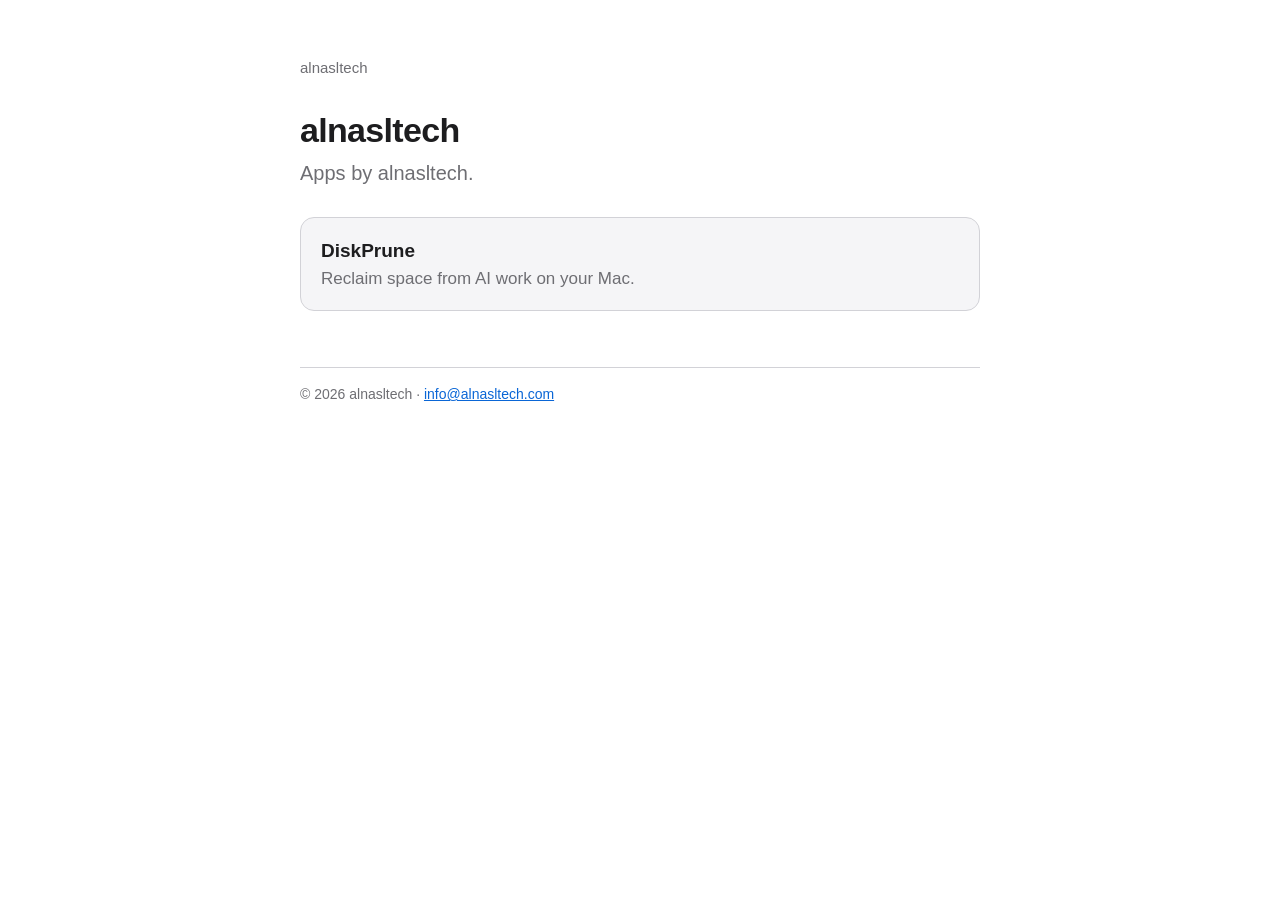
<file: index.html>
<!doctype html>
<html lang="en"><head><meta charset="utf-8"><meta name="viewport" content="width=device-width, initial-scale=1">
<title>alnasltech</title><link rel="stylesheet" href="assets/site.css"></head>
<body><main><nav>alnasltech</nav>
<h1>alnasltech</h1>
<p class="lead">Apps by alnasltech.</p>
<a class="card" href="diskprune/"><strong>DiskPrune</strong><span>Reclaim space from AI work on your Mac.</span></a>
<footer>© 2026 alnasltech · <a href="mailto:info@alnasltech.com">info@alnasltech.com</a></footer></main></body></html>
</file>
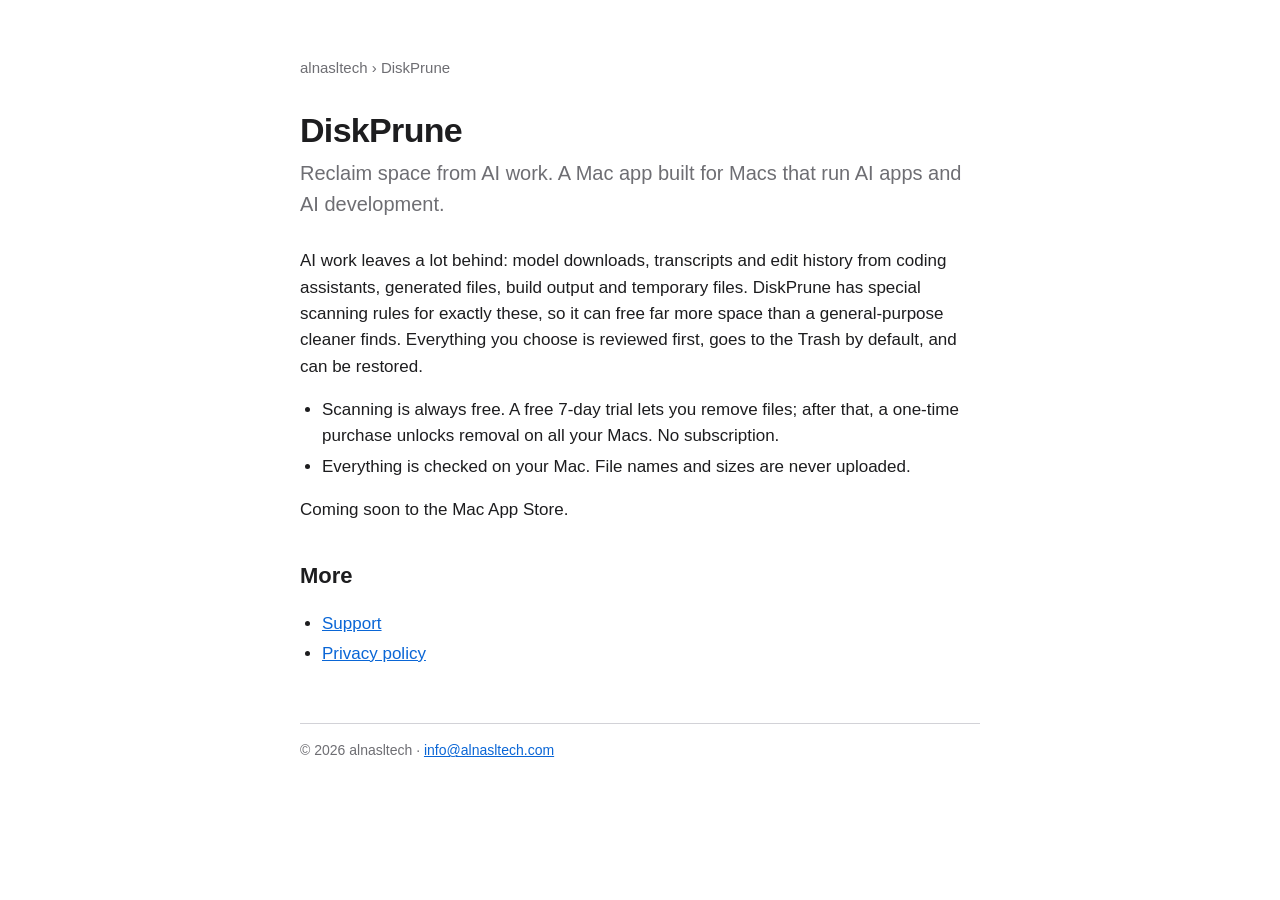
<file: diskprune/index.html>
<!doctype html>
<html lang="en"><head><meta charset="utf-8"><meta name="viewport" content="width=device-width, initial-scale=1">
<title>DiskPrune</title><link rel="stylesheet" href="../assets/site.css"></head>
<body><main><nav><a href="../">alnasltech</a> › DiskPrune</nav>
<h1>DiskPrune</h1>
<p class="lead">Reclaim space from AI work. A Mac app built for Macs that run AI apps and AI development.</p>
<p>AI work leaves a lot behind: model downloads, transcripts and edit history from coding assistants, generated files, build output and temporary files. DiskPrune has special scanning rules for exactly these, so it can free far more space than a general-purpose cleaner finds. Everything you choose is reviewed first, goes to the Trash by default, and can be restored.</p>
<ul>
<li>Scanning is always free. A free 7-day trial lets you remove files; after that, a one-time purchase unlocks removal on all your Macs. No subscription.</li>
<li>Everything is checked on your Mac. File names and sizes are never uploaded.</li>
</ul>
<p>Coming soon to the Mac App Store.</p>
<h2>More</h2>
<ul><li><a href="support/">Support</a></li><li><a href="privacy/">Privacy policy</a></li></ul>
<footer>© 2026 alnasltech · <a href="mailto:info@alnasltech.com">info@alnasltech.com</a></footer></main></body></html>
</file>
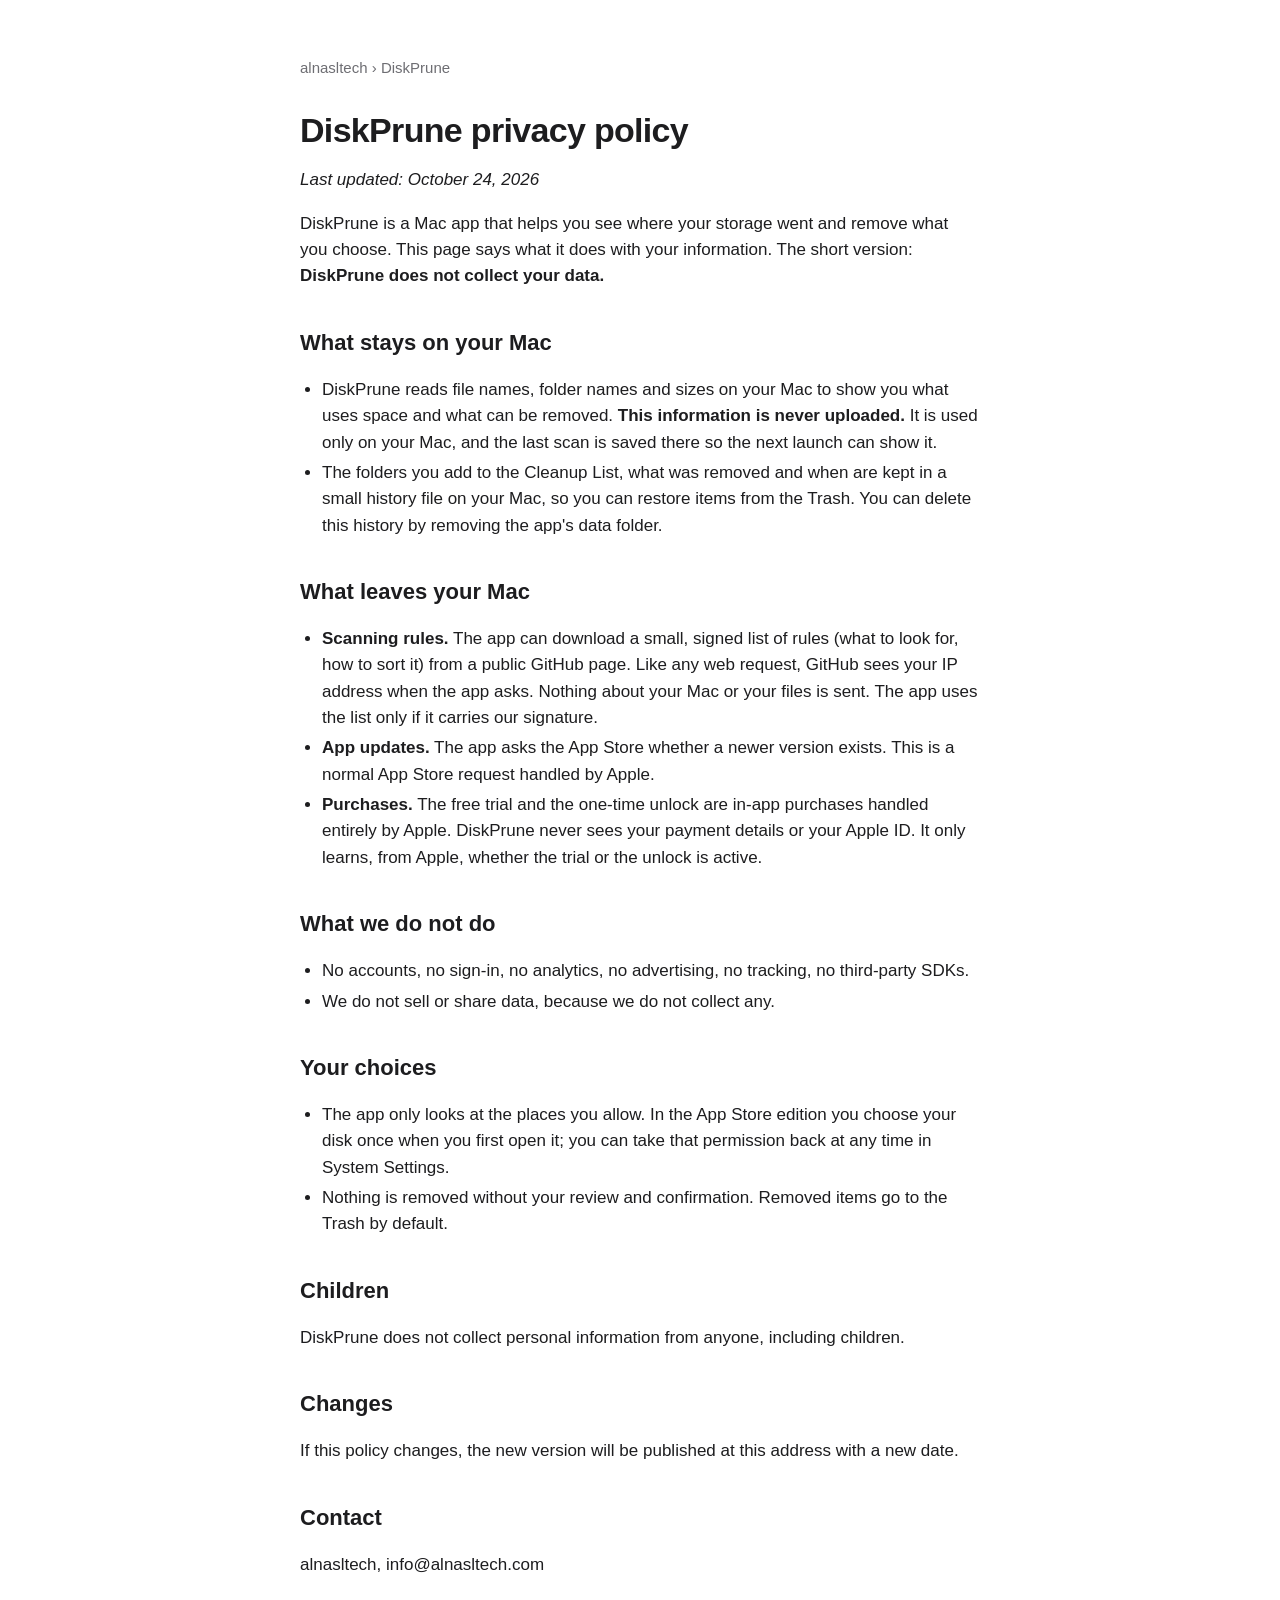
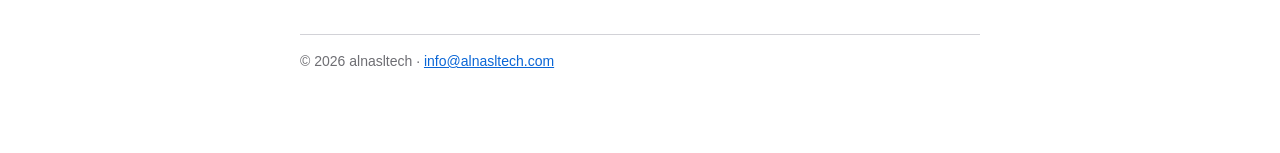
<file: diskprune/privacy/index.html>
<!doctype html>
<html lang="en"><head><meta charset="utf-8"><meta name="viewport" content="width=device-width, initial-scale=1">
<title>DiskPrune privacy policy</title><link rel="stylesheet" href="../../assets/site.css"></head>
<body><main><nav><a href="../../">alnasltech</a> › <a href="../">DiskPrune</a></nav>
<h1>DiskPrune privacy policy</h1>
<p><em>Last updated: October 24, 2026</em></p>
<p>DiskPrune is a Mac app that helps you see where your storage went and remove what you choose. This page says what it does with your information. The short version: <strong>DiskPrune does not collect your data.</strong></p>
<h2>What stays on your Mac</h2>
<ul>
<li>DiskPrune reads file names, folder names and sizes on your Mac to show you what uses space and what can be removed. <strong>This information is never uploaded.</strong> It is used only on your Mac, and the last scan is saved there so the next launch can show it.</li>
<li>The folders you add to the Cleanup List, what was removed and when are kept in a small history file on your Mac, so you can restore items from the Trash. You can delete this history by removing the app's data folder.</li>
</ul>
<h2>What leaves your Mac</h2>
<ul>
<li><strong>Scanning rules.</strong> The app can download a small, signed list of rules (what to look for, how to sort it) from a public GitHub page. Like any web request, GitHub sees your IP address when the app asks. Nothing about your Mac or your files is sent. The app uses the list only if it carries our signature.</li>
<li><strong>App updates.</strong> The app asks the App Store whether a newer version exists. This is a normal App Store request handled by Apple.</li>
<li><strong>Purchases.</strong> The free trial and the one-time unlock are in-app purchases handled entirely by Apple. DiskPrune never sees your payment details or your Apple ID. It only learns, from Apple, whether the trial or the unlock is active.</li>
</ul>
<h2>What we do not do</h2>
<ul>
<li>No accounts, no sign-in, no analytics, no advertising, no tracking, no third-party SDKs.</li>
<li>We do not sell or share data, because we do not collect any.</li>
</ul>
<h2>Your choices</h2>
<ul>
<li>The app only looks at the places you allow. In the App Store edition you choose your disk once when you first open it; you can take that permission back at any time in System Settings.</li>
<li>Nothing is removed without your review and confirmation. Removed items go to the Trash by default.</li>
</ul>
<h2>Children</h2>
<p>DiskPrune does not collect personal information from anyone, including children.</p>
<h2>Changes</h2>
<p>If this policy changes, the new version will be published at this address with a new date.</p>
<h2>Contact</h2>
<p>alnasltech, info@alnasltech.com</p>
<footer>© 2026 alnasltech · <a href="mailto:info@alnasltech.com">info@alnasltech.com</a></footer></main></body></html>
</file>
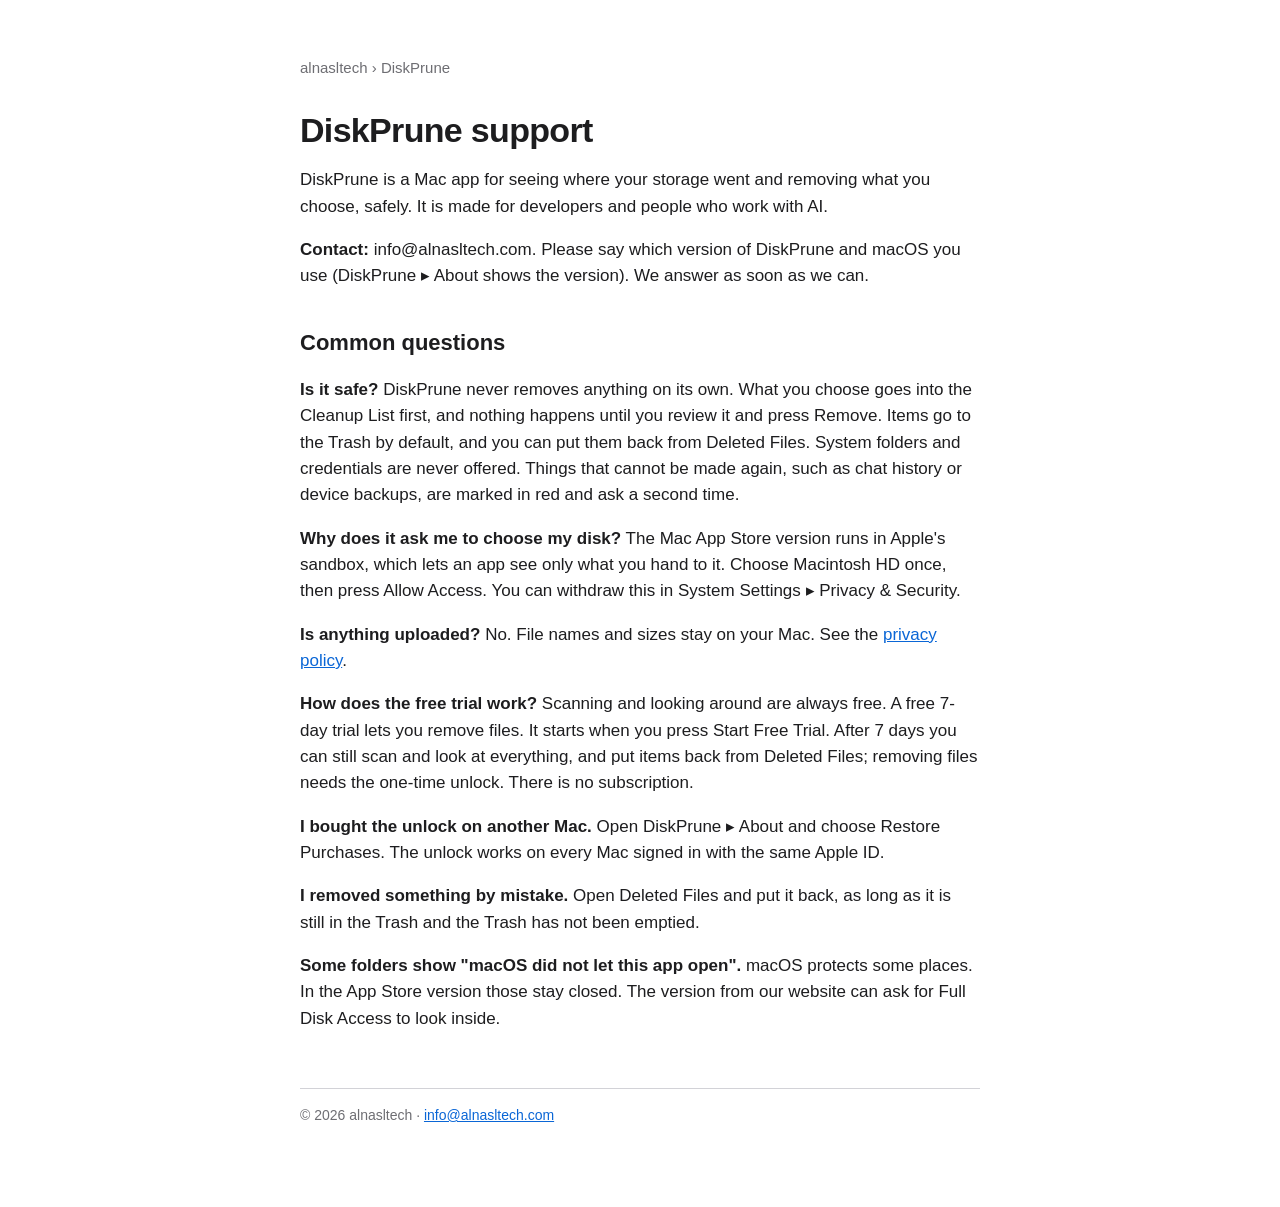
<file: diskprune/support/index.html>
<!doctype html>
<html lang="en"><head><meta charset="utf-8"><meta name="viewport" content="width=device-width, initial-scale=1">
<title>DiskPrune support</title><link rel="stylesheet" href="../../assets/site.css"></head>
<body><main><nav><a href="../../">alnasltech</a> › <a href="../">DiskPrune</a></nav>
<h1>DiskPrune support</h1>
<p>DiskPrune is a Mac app for seeing where your storage went and removing what you choose, safely. It is made for developers and people who work with AI.</p>
<p><strong>Contact:</strong> info@alnasltech.com. Please say which version of DiskPrune and macOS you use (DiskPrune ▸ About shows the version). We answer as soon as we can.</p>
<h2>Common questions</h2>
<p><strong>Is it safe?</strong> DiskPrune never removes anything on its own. What you choose goes into the Cleanup List first, and nothing happens until you review it and press Remove. Items go to the Trash by default, and you can put them back from Deleted Files. System folders and credentials are never offered. Things that cannot be made again, such as chat history or device backups, are marked in red and ask a second time.</p>
<p><strong>Why does it ask me to choose my disk?</strong> The Mac App Store version runs in Apple's sandbox, which lets an app see only what you hand to it. Choose Macintosh HD once, then press Allow Access. You can withdraw this in System Settings ▸ Privacy &amp; Security.</p>
<p><strong>Is anything uploaded?</strong> No. File names and sizes stay on your Mac. See the <a href="../privacy/">privacy policy</a>.</p>
<p><strong>How does the free trial work?</strong> Scanning and looking around are always free. A free 7-day trial lets you remove files. It starts when you press Start Free Trial. After 7 days you can still scan and look at everything, and put items back from Deleted Files; removing files needs the one-time unlock. There is no subscription.</p>
<p><strong>I bought the unlock on another Mac.</strong> Open DiskPrune ▸ About and choose Restore Purchases. The unlock works on every Mac signed in with the same Apple ID.</p>
<p><strong>I removed something by mistake.</strong> Open Deleted Files and put it back, as long as it is still in the Trash and the Trash has not been emptied.</p>
<p><strong>Some folders show "macOS did not let this app open".</strong> macOS protects some places. In the App Store version those stay closed. The version from our website can ask for Full Disk Access to look inside.</p>
<footer>© 2026 alnasltech · <a href="mailto:info@alnasltech.com">info@alnasltech.com</a></footer></main></body></html>
</file>
<file: assets/site.css>
:root { color-scheme: light dark; --bg:#fff; --fg:#1d1d1f; --muted:#6e6e73; --line:#d2d2d7; --accent:#0a66d6; --card:#f5f5f7; }
@media (prefers-color-scheme: dark) { :root { --bg:#1c1c1e; --fg:#f5f5f7; --muted:#a1a1a6; --line:#3a3a3c; --accent:#4da3ff; --card:#2c2c2e; } }
* { box-sizing: border-box; }
body { margin:0; background:var(--bg); color:var(--fg); font:17px/1.55 -apple-system, BlinkMacSystemFont, "Segoe UI", Helvetica, Arial, sans-serif; }
main { max-width: 720px; margin: 0 auto; padding: 56px 20px 80px; }
nav { font-size:15px; color:var(--muted); margin-bottom:32px; }
nav a { color:var(--muted); text-decoration:none; } nav a:hover { color:var(--accent); }
h1 { font-size:34px; line-height:1.15; margin:0 0 8px; letter-spacing:-0.02em; }
h2 { font-size:22px; margin:36px 0 8px; }
p, li { color:var(--fg); } .lead { font-size:20px; color:var(--muted); margin:0 0 28px; }
a { color:var(--accent); }
ul { padding-left: 22px; } li { margin: 4px 0; }
.card { display:block; background:var(--card); border:1px solid var(--line); border-radius:14px; padding:18px 20px; margin:14px 0; text-decoration:none; color:inherit; }
.card:hover { border-color:var(--accent); } .card strong { display:block; font-size:19px; } .card span { color:var(--muted); }
footer { margin-top:56px; padding-top:16px; border-top:1px solid var(--line); color:var(--muted); font-size:14px; }
</file>
